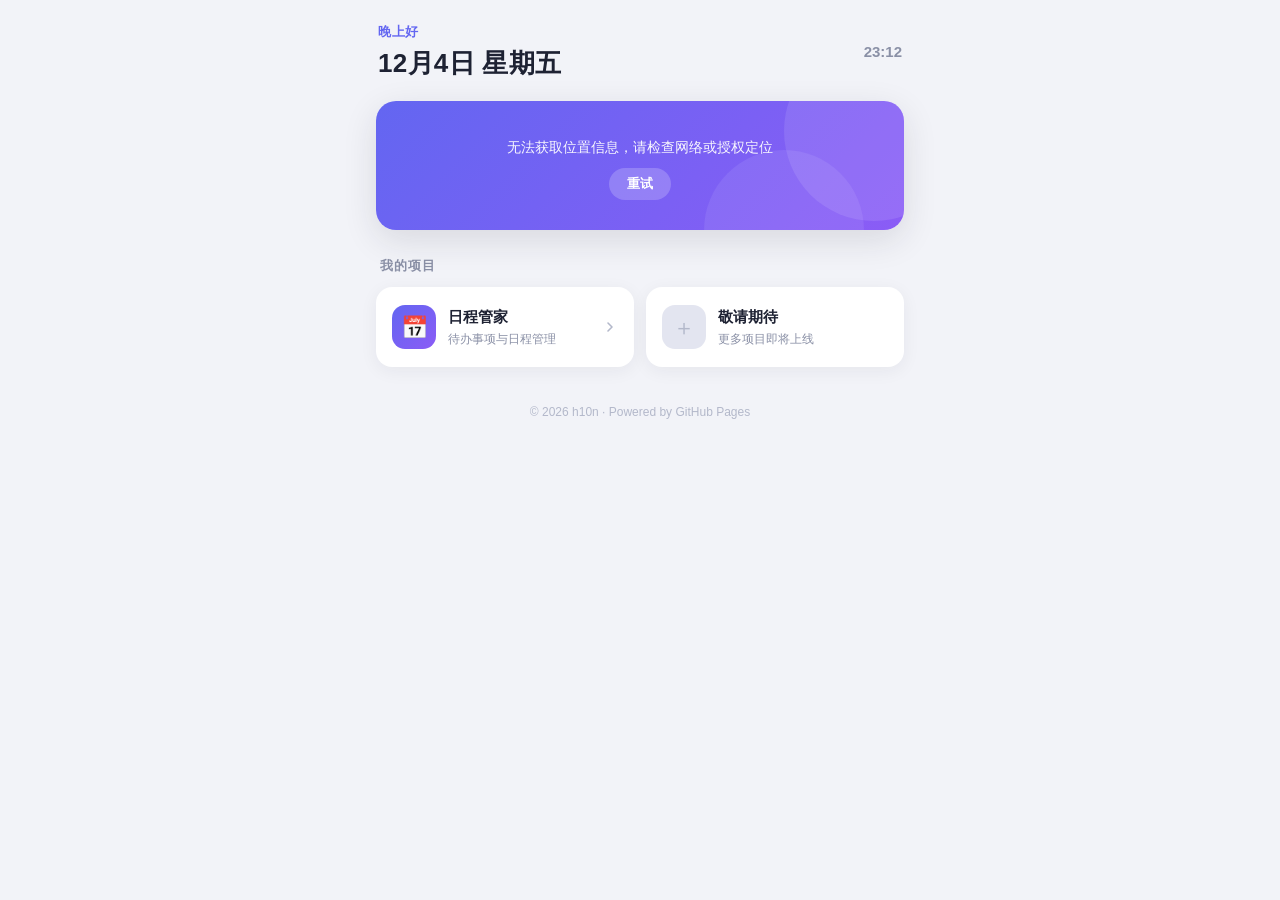
<file: index.html>
<!DOCTYPE html>
<html lang="zh-CN">
<head>
<meta charset="UTF-8">
<meta name="viewport" content="width=device-width, initial-scale=1.0, viewport-fit=cover">
<meta name="theme-color" content="#6366f1">
<title>h10n 的主页</title>
<style>
:root {
  --bg: #f2f3f8;
  --card: #ffffff;
  --primary: #6366f1;
  --primary-2: #8b5cf6;
  --grad: linear-gradient(135deg, #6366f1, #8b5cf6);
  --text: #1e2233;
  --text-2: #8a90a6;
  --text-3: #b3b8ca;
  --line: #edeef5;
  --radius: 16px;
  --shadow: 0 4px 18px rgba(30, 34, 51, .06);
  --shadow-lg: 0 10px 34px rgba(30, 34, 51, .12);
}
* { margin: 0; padding: 0; box-sizing: border-box; -webkit-tap-highlight-color: transparent; }
body {
  font-family: -apple-system, BlinkMacSystemFont, "PingFang SC", "HarmonyOS Sans SC", "Segoe UI", "Microsoft YaHei", sans-serif;
  background: var(--bg);
  color: var(--text);
  line-height: 1.5;
  -webkit-font-smoothing: antialiased;
}
button { font-family: inherit; border: none; background: none; cursor: pointer; color: inherit; }

.app { max-width: 560px; margin: 0 auto; min-height: 100vh; padding: 0 16px 40px; }

/* ================= 顶栏 ================= */
.top {
  display: flex; align-items: center; justify-content: space-between;
  padding: 22px 2px 18px;
}
.top-greet { font-size: 13px; color: var(--primary); font-weight: 600; letter-spacing: .5px; }
.top-date { font-size: 26px; font-weight: 800; letter-spacing: .3px; margin-top: 2px; }
.top-clock { font-size: 15px; font-weight: 700; font-variant-numeric: tabular-nums; color: var(--text-2); }

/* ================= 天气卡片 ================= */
.weather {
  background: var(--grad);
  border-radius: 20px;
  color: #fff;
  padding: 22px 20px;
  position: relative;
  overflow: hidden;
  box-shadow: var(--shadow-lg);
  animation: rise .4s ease both;
}
.weather::after {
  content: "";
  position: absolute; right: -60px; top: -60px;
  width: 180px; height: 180px; border-radius: 50%;
  background: rgba(255, 255, 255, .1);
}
.weather::before {
  content: "";
  position: absolute; right: 40px; bottom: -80px;
  width: 160px; height: 160px; border-radius: 50%;
  background: rgba(255, 255, 255, .08);
}
.w-top { display: flex; justify-content: space-between; align-items: flex-start; position: relative; z-index: 1; }
.w-loc { display: flex; align-items: center; gap: 5px; font-size: 14px; font-weight: 600; opacity: .95; }
.w-loc svg { flex: none; }
.w-refresh {
  width: 32px; height: 32px; border-radius: 50%;
  display: flex; align-items: center; justify-content: center;
  background: rgba(255, 255, 255, .15);
  transition: background .2s;
}
.w-refresh:hover { background: rgba(255, 255, 255, .28); }
.w-refresh svg { transition: transform .5s ease; }
.w-refresh.spin svg { transform: rotate(360deg); }
.w-main { display: flex; align-items: center; gap: 14px; margin-top: 14px; position: relative; z-index: 1; }
.w-icon { font-size: 52px; line-height: 1; filter: drop-shadow(0 2px 6px rgba(0,0,0,.18)); }
.w-temp { font-size: 52px; font-weight: 800; line-height: 1; letter-spacing: -1px; }
.w-temp small { font-size: 24px; font-weight: 600; margin-left: 2px; }
.w-cond { font-size: 14px; font-weight: 600; opacity: .95; margin-top: 6px; }
.w-range { font-size: 13px; opacity: .85; margin-top: 2px; }
.w-details {
  display: flex; gap: 8px; margin-top: 16px;
  position: relative; z-index: 1;
}
.w-chip {
  flex: 1; text-align: center;
  background: rgba(255, 255, 255, .14);
  border-radius: 12px; padding: 8px 4px;
  backdrop-filter: blur(4px);
}
.w-chip b { display: block; font-size: 15px; font-weight: 700; }
.w-chip span { font-size: 11px; opacity: .85; }
.w-msg { position: relative; z-index: 1; text-align: center; padding: 18px 0 10px; }
.w-msg .dot { width: 8px; height: 8px; border-radius: 50%; background: rgba(255,255,255,.9); display: inline-block; margin: 0 3px; animation: blink 1.2s infinite; }
.w-msg .dot:nth-child(2) { animation-delay: .2s; }
.w-msg .dot:nth-child(3) { animation-delay: .4s; }
.w-msg p { font-size: 14px; opacity: .9; margin-top: 10px; }
.w-error { position: relative; z-index: 1; text-align: center; padding: 14px 0 8px; }
.w-error p { font-size: 14px; opacity: .95; }
.w-error button {
  margin-top: 10px; padding: 7px 18px; border-radius: 999px;
  background: rgba(255,255,255,.2); font-size: 13px; font-weight: 600;
  transition: background .2s;
}
.w-error button:hover { background: rgba(255,255,255,.32); }
@keyframes blink { 0%, 100% { opacity: .3; } 50% { opacity: 1; } }

/* ================= 项目入口 ================= */
.section-title {
  margin: 26px 4px 12px;
  font-size: 13px; font-weight: 700; color: var(--text-2); letter-spacing: 1px;
}
.projects { display: grid; grid-template-columns: 1fr 1fr; gap: 12px; }
.card {
  background: var(--card);
  border-radius: var(--radius);
  padding: 18px 16px;
  box-shadow: var(--shadow);
  text-decoration: none; color: inherit;
  display: flex; align-items: center; gap: 12px;
  transition: transform .18s ease, box-shadow .18s ease;
  animation: rise .4s ease both;
}
.card:hover { transform: translateY(-3px); box-shadow: var(--shadow-lg); }
.card:active { transform: scale(.98); }
.card-icon {
  width: 44px; height: 44px; border-radius: 13px;
  display: flex; align-items: center; justify-content: center;
  font-size: 22px; flex: none; color: #fff;
}
.card-icon.todo { background: linear-gradient(135deg, #6366f1, #8b5cf6); }
.card-icon.more { background: #e3e5f0; color: var(--text-3); }
.card-name { font-size: 15px; font-weight: 700; }
.card-desc { font-size: 12px; color: var(--text-2); margin-top: 2px; }
.card-arrow { margin-left: auto; color: var(--text-3); flex: none; }

footer { text-align: center; margin-top: 36px; font-size: 12px; color: var(--text-3); }

@keyframes rise { from { opacity: 0; transform: translateY(10px); } to { opacity: 1; transform: none; } }
</style>
</head>
<body>
<div class="app">

  <header class="top">
    <div>
      <p class="top-greet" id="greet"></p>
      <h1 class="top-date" id="todayDate"></h1>
    </div>
    <div class="top-clock" id="clock"></div>
  </header>

  <!-- ================= 天气 ================= -->
  <section class="weather" id="weather">
    <div class="w-msg" id="wLoading">
      <span class="dot"></span><span class="dot"></span><span class="dot"></span>
      <p id="wLoadingText">正在获取当前位置天气…</p>
    </div>
    <div id="wError" hidden>
      <div class="w-error">
        <p id="wErrorText">暂时无法获取天气信息</p>
        <button onclick="loadWeather()">重试</button>
      </div>
    </div>
    <div id="wData" hidden>
      <div class="w-top">
        <div class="w-loc">
          <svg width="14" height="14" viewBox="0 0 24 24" fill="currentColor"><path d="M12 2a7 7 0 0 0-7 7c0 5.25 7 13 7 13s7-7.75 7-13a7 7 0 0 0-7-7zm0 9.5A2.5 2.5 0 1 1 12 6.5a2.5 2.5 0 0 1 0 5z"/></svg>
          <span id="wCity">—</span>
        </div>
        <button class="w-refresh" id="wRefresh" onclick="loadWeather()" title="刷新天气" aria-label="刷新天气">
          <svg width="16" height="16" viewBox="0 0 24 24" fill="none" stroke="currentColor" stroke-width="2.2" stroke-linecap="round" stroke-linejoin="round"><path d="M21 12a9 9 0 1 1-2.64-6.36"/><polyline points="21 3 21 9 15 9"/></svg>
        </button>
      </div>
      <div class="w-main">
        <span class="w-icon" id="wIcon">🌤️</span>
        <div>
          <div class="w-temp"><span id="wTemp">—</span><small>°C</small></div>
          <p class="w-cond" id="wCond">—</p>
          <p class="w-range" id="wRange"></p>
        </div>
      </div>
      <div class="w-details">
        <div class="w-chip"><b id="wFeels">—</b><span>体感</span></div>
        <div class="w-chip"><b id="wHumidity">—</b><span>湿度</span></div>
        <div class="w-chip"><b id="wWind">—</b><span>风速</span></div>
      </div>
    </div>
  </section>

  <!-- ================= 项目入口 ================= -->
  <h2 class="section-title">我的项目</h2>
  <div class="projects">
    <a class="card" href="todo/" style="animation-delay:.05s">
      <div class="card-icon todo">📅</div>
      <div>
        <p class="card-name">日程管家</p>
        <p class="card-desc">待办事项与日程管理</p>
      </div>
      <svg class="card-arrow" width="16" height="16" viewBox="0 0 24 24" fill="none" stroke="currentColor" stroke-width="2.4" stroke-linecap="round" stroke-linejoin="round"><polyline points="9 6 15 12 9 18"/></svg>
    </a>
    <div class="card" style="animation-delay:.1s">
      <div class="card-icon more">＋</div>
      <div>
        <p class="card-name">敬请期待</p>
        <p class="card-desc">更多项目即将上线</p>
      </div>
    </div>
  </div>

  <footer>© <span id="year"></span> h10n · Powered by GitHub Pages</footer>
</div>

<script>
const $ = id => document.getElementById(id);

/* ================= 时间 ================= */
function pad(n) { return String(n).padStart(2, '0'); }
function tick() {
  const now = new Date();
  const h = now.getHours();
  $('greet').textContent = h < 6 ? '夜深了' : h < 9 ? '早上好' : h < 12 ? '上午好' : h < 14 ? '中午好' : h < 18 ? '下午好' : '晚上好';
  const week = ['日', '一', '二', '三', '四', '五', '六'][now.getDay()];
  $('todayDate').textContent = `${now.getMonth() + 1}月${now.getDate()}日 星期${week}`;
  $('clock').textContent = `${pad(h)}:${pad(now.getMinutes())}`;
}
tick();
setInterval(tick, 1000 * 30);
$('year').textContent = new Date().getFullYear();

/* ================= 天气 ================= */
const WMO = {
  0: ['☀️', '晴'], 1: ['🌤️', '大部晴朗'], 2: ['⛅', '多云'], 3: ['☁️', '阴'],
  45: ['🌫️', '雾'], 48: ['🌫️', '雾凇'],
  51: ['🌦️', '小毛毛雨'], 53: ['🌦️', '毛毛雨'], 55: ['🌧️', '大毛毛雨'],
  56: ['🌧️', '冻毛毛雨'], 57: ['🌧️', '强冻毛毛雨'],
  61: ['🌦️', '小雨'], 63: ['🌧️', '中雨'], 65: ['🌧️', '大雨'],
  66: ['🌧️', '冻雨'], 67: ['🌧️', '强冻雨'],
  71: ['🌨️', '小雪'], 73: ['🌨️', '中雪'], 75: ['❄️', '大雪'], 77: ['🌨️', '米雪'],
  80: ['🌦️', '小阵雨'], 81: ['🌧️', '阵雨'], 82: ['⛈️', '强阵雨'],
  85: ['🌨️', '小阵雪'], 86: ['❄️', '强阵雪'],
  95: ['⛈️', '雷阵雨'], 96: ['⛈️', '雷阵雨伴冰雹'], 99: ['⛈️', '强雷暴伴冰雹'],
};

function showLoading(text) {
  $('wData').hidden = true;
  $('wError').hidden = true;
  $('wLoading').hidden = false;
  $('wLoadingText').textContent = text || '正在获取当前位置天气…';
}

function showError(text) {
  $('wLoading').hidden = true;
  $('wData').hidden = true;
  $('wError').hidden = false;
  $('wErrorText').textContent = text || '暂时无法获取天气信息';
}

async function fetchJSON(url) {
  const res = await fetch(url);
  if (!res.ok) throw new Error(`HTTP ${res.status}`);
  return res.json();
}

async function reverseGeocode(lat, lon) {
  try {
    const d = await fetchJSON(`https://api.bigdatacloud.net/data/reverse-geocode-client?latitude=${lat}&longitude=${lon}&localityLanguage=zh`);
    return d.city || d.locality || d.principalSubdivision || '';
  } catch {
    return '';
  }
}

async function fetchWeather(lat, lon) {
  const d = await fetchJSON(
    `https://api.open-meteo.com/v1/forecast?latitude=${lat}&longitude=${lon}` +
    `&current=temperature_2m,relative_humidity_2m,apparent_temperature,weather_code,wind_speed_10m` +
    `&daily=temperature_2m_max,temperature_2m_min&timezone=auto`
  );
  return d;
}

function renderWeather(data, city) {
  const cur = data.current;
  const daily = data.daily;
  const [icon, desc] = WMO[cur.weather_code] || ['🌡️', '未知'];
  $('wIcon').textContent = icon;
  $('wTemp').textContent = Math.round(cur.temperature_2m);
  $('wCond').textContent = desc;
  $('wRange').textContent = `今日 ${Math.round(daily.temperature_2m_min[0])}° / ${Math.round(daily.temperature_2m_max[0])}°`;
  $('wFeels').textContent = `${Math.round(cur.apparent_temperature)}°`;
  $('wHumidity').textContent = `${Math.round(cur.relative_humidity_2m)}%`;
  $('wWind').textContent = `${Math.round(cur.wind_speed_10m)} km/h`;
  $('wCity').textContent = city || '当前位置';
  $('wLoading').hidden = true;
  $('wError').hidden = true;
  $('wData').hidden = false;
}

function cacheCoords(lat, lon) {
  try { localStorage.setItem('wx-coords', JSON.stringify({ lat, lon })); } catch {}
}

async function loadByCoords(lat, lon, silent) {
  if (!silent) showLoading('正在获取天气数据…');
  try {
    const [data, city] = await Promise.all([fetchWeather(lat, lon), reverseGeocode(lat, lon)]);
    cacheCoords(lat, lon);
    renderWeather(data, city);
  } catch {
    if (!silent) showError('天气数据获取失败，请稍后重试');
  }
}

async function locateByIP() {
  const providers = [
    async () => {
      const d = await fetchJSON('https://ipwho.is/');
      if (!d.success || d.latitude == null || d.longitude == null) throw new Error('bad');
      return [d.latitude, d.longitude];
    },
    async () => {
      const d = await fetchJSON('https://freeipapi.com/api/json');
      if (d.latitude == null || d.longitude == null) throw new Error('bad');
      return [d.latitude, d.longitude];
    },
    async () => {
      const d = await fetchJSON('https://ipinfo.io/json');
      const [lat, lon] = (d.loc || '').split(',').map(Number);
      if (!lat || !lon) throw new Error('bad');
      return [lat, lon];
    },
  ];
  for (const p of providers) {
    try { return await p(); } catch {}
  }
  throw new Error('all ip providers failed');
}

async function loadWeather() {
  const btn = $('wRefresh');
  btn.classList.add('spin');
  setTimeout(() => btn.classList.remove('spin'), 600);

  let cached = null;
  try { cached = JSON.parse(localStorage.getItem('wx-coords')); } catch {}
  if (cached && cached.lat != null) loadByCoords(cached.lat, cached.lon, true);

  const coords = await new Promise(resolve => {
    if (!navigator.geolocation) return resolve(null);
    navigator.geolocation.getCurrentPosition(
      pos => resolve([pos.coords.latitude, pos.coords.longitude]),
      () => resolve(null),
      { timeout: 8000, maximumAge: 10 * 60 * 1000 }
    );
  }).then(geo => geo || locateByIP().catch(() => null));

  if (coords) {
    loadByCoords(coords[0], coords[1], !!cached);
  } else if (!cached) {
    showError('无法获取位置信息，请检查网络或授权定位');
  }
}

loadWeather();
</script>
</body>
</html>
</file>
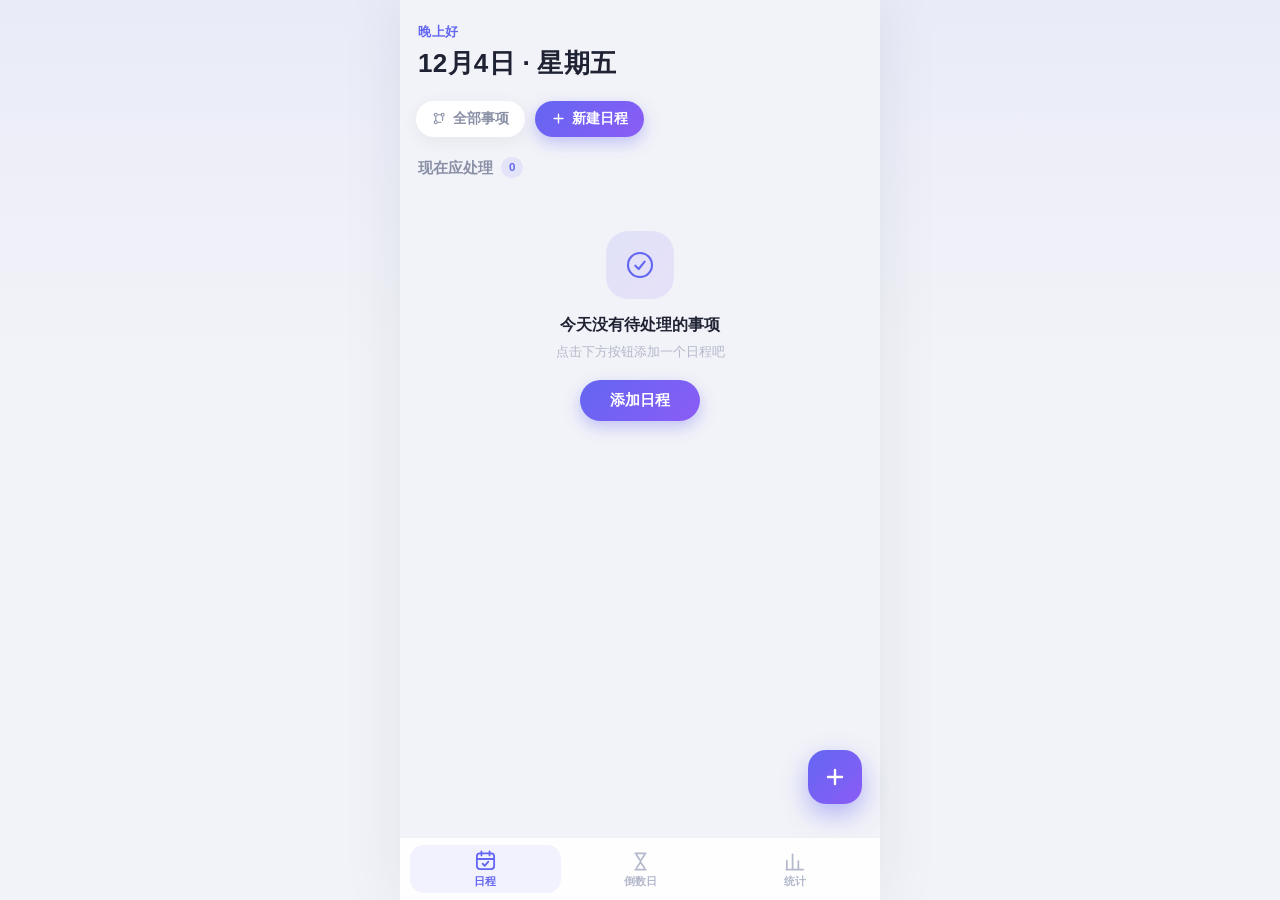
<file: todo/index.html>
<!DOCTYPE html>
<html lang="zh-CN">
<head>
<meta charset="UTF-8">
<meta name="viewport" content="width=device-width, initial-scale=1.0, maximum-scale=1.0, user-scalable=no, viewport-fit=cover">
<meta name="theme-color" content="#6366f1">
<meta name="apple-mobile-web-app-capable" content="yes">
<title>日程管家</title>
<link rel="stylesheet" href="styles.css">
</head>
<body>
<div class="app">

  <!-- ================= 日程 ================= -->
  <main class="page active" data-page="today">
    <header class="top">
      <div class="top-info">
        <p class="top-greet" id="greet"></p>
        <h1 class="top-date" id="todayDate"></h1>
      </div>
      <div class="ring-wrap" id="ringWrap" hidden>
        <svg class="ring" viewBox="0 0 60 60">
          <circle class="ring-bg" cx="30" cy="30" r="26"/>
          <circle class="ring-fg" id="ringFg" cx="30" cy="30" r="26"/>
        </svg>
        <span class="ring-text" id="ringText"></span>
      </div>
    </header>

    <div class="quick-row">
      <button class="chip-btn" id="btnAll">
        <svg viewBox="0 0 24 24" fill="none" stroke="currentColor" stroke-width="1.8" stroke-linecap="round"><circle cx="6" cy="6" r="2.4"/><circle cx="17" cy="6" r="2.4"/><circle cx="6" cy="18" r="2.4"/><path d="M9.5 6h5M6 9.5V15M9.5 18h5M17 9.5V15"/></svg>
        全部事项
      </button>
      <button class="chip-btn accent" id="btnAdd1">
        <svg viewBox="0 0 24 24" fill="none" stroke="currentColor" stroke-width="2.2" stroke-linecap="round"><path d="M12 5v14M5 12h14"/></svg>
        新建日程
      </button>
    </div>

    <section>
      <h2 class="sec-title">现在应处理 <span class="count-pill" id="dueCount">0</span></h2>
      <div class="task-list" id="dueList"></div>
      <div class="empty" id="dueEmpty" hidden>
        <div class="empty-ic">
          <svg viewBox="0 0 24 24" fill="none" stroke="currentColor" stroke-width="1.6" stroke-linecap="round" stroke-linejoin="round"><circle cx="12" cy="12" r="9"/><path d="M8.5 12.5l2.5 2.5 4.5-5.5"/></svg>
        </div>
        <p class="empty-t">今天没有待处理的事项</p>
        <p class="empty-s">点击下方按钮添加一个日程吧</p>
        <button class="btn-primary" id="btnAdd2">添加日程</button>
      </div>
    </section>

    <section id="doneSec" hidden>
      <h2 class="sec-title">已完成 <span class="count-pill green" id="doneCount">0</span></h2>
      <div class="task-list" id="doneList"></div>
    </section>

    <section id="skipSec" hidden>
      <h2 class="sec-title">已跳过 <span class="count-pill gray" id="skipCount">0</span></h2>
      <div class="task-list" id="skipList"></div>
    </section>

    <button class="fab" id="fabAdd" aria-label="新建日程">
      <svg viewBox="0 0 24 24" fill="none" stroke="currentColor" stroke-width="2.4" stroke-linecap="round"><path d="M12 5v14M5 12h14"/></svg>
    </button>
    <div class="page-pad"></div>
  </main>

  <!-- ================= 倒数日 ================= -->
  <main class="page" data-page="countdown">
    <header class="top">
      <div class="top-info">
        <p class="top-greet">时光纪念</p>
        <h1 class="top-date">倒数日</h1>
      </div>
      <button class="icon-btn top-add" id="btnAddCd" aria-label="添加倒数日">
        <svg viewBox="0 0 24 24" fill="none" stroke="currentColor" stroke-width="2.2" stroke-linecap="round"><path d="M12 5v14M5 12h14"/></svg>
      </button>
    </header>
    <div class="cd-grid" id="cdGrid"></div>
    <div class="empty" id="cdEmpty" hidden>
      <div class="empty-ic">
        <svg viewBox="0 0 24 24" fill="none" stroke="currentColor" stroke-width="1.6" stroke-linecap="round" stroke-linejoin="round"><path d="M6.5 3.5h11M6.5 20.5h11M7.5 3.5c0 3.8 4.5 5.6 4.5 8.5s-4.5 4.7-4.5 8.5M16.5 3.5c0 3.8-4.5 5.6-4.5 8.5s4.5 4.7 4.5 8.5"/></svg>
      </div>
      <p class="empty-t">还没有倒数日</p>
      <p class="empty-s">记录重要的日子，等待值得期待</p>
      <button class="btn-primary" id="btnAddCd2">添加倒数日</button>
    </div>
    <div class="page-pad"></div>
  </main>

  <!-- ================= 统计 ================= -->
  <main class="page" data-page="stats">
    <header class="top">
      <div class="top-info">
        <p class="top-greet">数据回顾</p>
        <h1 class="top-date">统计</h1>
      </div>
    </header>

    <div class="stat-cards">
      <div class="stat-card">
        <span class="st-ic" style="--c:#10b981"><svg viewBox="0 0 24 24" fill="none" stroke="currentColor" stroke-width="2" stroke-linecap="round" stroke-linejoin="round"><path d="M5 12.5l4.5 4.5L19 7.5"/></svg></span>
        <p class="stat-num" id="sTodayDone">0</p>
        <p class="stat-label">今日完成</p>
      </div>
      <div class="stat-card">
        <span class="st-ic" style="--c:#f59e0b"><svg viewBox="0 0 24 24" fill="none" stroke="currentColor" stroke-width="2" stroke-linecap="round" stroke-linejoin="round"><path d="M7 12h9M12.5 8.5 16 12l-3.5 3.5"/></svg></span>
        <p class="stat-num" id="sTodaySkip">0</p>
        <p class="stat-label">今日跳过</p>
      </div>
      <div class="stat-card">
        <span class="st-ic" style="--c:#6366f1"><svg viewBox="0 0 24 24" fill="none" stroke="currentColor" stroke-width="2" stroke-linecap="round"><path d="M4 20.5V11M10 20.5V4.5M16 20.5v-9M21 20.5H3.5"/></svg></span>
        <p class="stat-num" id="sRate">—</p>
        <p class="stat-label">总完成率</p>
      </div>
      <div class="stat-card">
        <span class="st-ic" style="--c:#f43f5e"><svg viewBox="0 0 24 24" fill="currentColor" stroke="none"><path d="M12 2.5c.8 2.9-2.3 4.6-2.3 7.2a3.6 3.6 0 0 0 7.1.6c1.3-1.4 1.7-3.2 1.7-5 3 1.9 4.5 4.9 4.5 8a9 9 0 0 1-18 0c0-2.3 1.1-4.3 2.1-5.9.9 1 1.7 1.8 2.9 2.6.4-2.5 0-4.7 2-7.5z"/></svg></span>
        <p class="stat-num" id="sStreak">0</p>
        <p class="stat-label">连续打卡(天)</p>
      </div>
    </div>
    <p class="stat-total" id="statTotal"></p>

    <section class="card chart-card">
      <h3 class="card-title">每日完成 · 近 14 天</h3>
      <div class="bars" id="chartDaily"></div>
      <div class="legend">
        <span><i class="dot d"></i>完成</span>
        <span><i class="dot s"></i>跳过</span>
      </div>
    </section>

    <section class="card chart-card">
      <h3 class="card-title">每月完成 · 近 6 个月</h3>
      <div class="bars" id="chartMonthly"></div>
      <div class="legend">
        <span><i class="dot d"></i>完成</span>
        <span><i class="dot s"></i>跳过</span>
      </div>
    </section>

    <section class="card">
      <h3 class="card-title">事项连续完成</h3>
      <div id="streakList"></div>
      <div class="empty small" id="streakEmpty" hidden>
        <p class="empty-t">暂无数据</p>
        <p class="empty-s">完成一些日程后，这里会展示每个事项的连续记录</p>
      </div>
    </section>
    <div class="page-pad"></div>
  </main>

  <!-- ================= 底部导航 ================= -->
  <nav class="tabbar">
    <button class="tab active" data-tab="today">
      <svg viewBox="0 0 24 24" fill="none" stroke="currentColor" stroke-width="1.8" stroke-linecap="round" stroke-linejoin="round"><rect x="3.5" y="5" width="17" height="15.5" rx="3"/><path d="M8 3v4M16 3v4M3.5 10.5h17"/><path d="m9.2 15.2 2 2 3.6-4"/></svg>
      <span>日程</span>
    </button>
    <button class="tab" data-tab="countdown">
      <svg viewBox="0 0 24 24" fill="none" stroke="currentColor" stroke-width="1.8" stroke-linecap="round" stroke-linejoin="round"><path d="M6.5 3.5h11M6.5 20.5h11M7.5 3.5c0 3.8 4.5 5.6 4.5 8.5s-4.5 4.7-4.5 8.5M16.5 3.5c0 3.8-4.5 5.6-4.5 8.5s4.5 4.7 4.5 8.5"/></svg>
      <span>倒数日</span>
    </button>
    <button class="tab" data-tab="stats">
      <svg viewBox="0 0 24 24" fill="none" stroke="currentColor" stroke-width="1.8" stroke-linecap="round"><path d="M4 20.5V11M10 20.5V4.5M16 20.5v-9M21 20.5H3.5"/></svg>
      <span>统计</span>
    </button>
  </nav>

  <!-- ================= 新建/编辑日程 ================= -->
  <div class="mask" id="taskModal">
    <div class="sheet">
      <div class="sheet-head">
        <h2 id="tmTitle">新建日程</h2>
        <button class="icon-btn" data-close aria-label="关闭">
          <svg viewBox="0 0 24 24" fill="none" stroke="currentColor" stroke-width="2" stroke-linecap="round"><path d="M6 6l12 12M18 6L6 18"/></svg>
        </button>
      </div>
      <div class="sheet-body">
        <label class="field">
          <span>事项名称</span>
          <input id="tmName" maxlength="30" placeholder="要做什么？">
        </label>
        <div class="field">
          <span>重复</span>
          <div class="seg" id="tmRepeat">
            <button data-r="none" class="active">一次性</button>
            <button data-r="daily">每日</button>
            <button data-r="weekly">每周</button>
            <button data-r="monthly">每月</button>
          </div>
        </div>
        <label class="field" id="tmDateWrap">
          <span>日期</span>
          <input type="date" id="tmDate">
        </label>
        <div class="field" id="tmWeekWrap" hidden>
          <span>每周几</span>
          <div class="chips" id="tmWeek"></div>
        </div>
        <label class="field" id="tmMonthWrap" hidden>
          <span>每月几号</span>
          <select id="tmMonthDay"></select>
        </label>
        <div class="field-row">
          <label class="field">
            <span>时间(可选)</span>
            <input type="time" id="tmTime">
          </label>
          <label class="field">
            <span>备注(可选)</span>
            <input id="tmNote" maxlength="50" placeholder="补充说明">
          </label>
        </div>
        <div class="field">
          <span>颜色</span>
          <div class="swatches" id="tmColors"></div>
        </div>
      </div>
      <div class="sheet-foot">
        <button class="btn-danger-ghost" id="tmDelete" hidden>删除</button>
        <button class="btn-primary grow" id="tmSave">保存</button>
      </div>
    </div>
  </div>

  <!-- ================= 全部事项 ================= -->
  <div class="mask" id="allSheet">
    <div class="sheet tall">
      <div class="sheet-head">
        <h2>全部事项</h2>
        <button class="icon-btn" data-close aria-label="关闭">
          <svg viewBox="0 0 24 24" fill="none" stroke="currentColor" stroke-width="2" stroke-linecap="round"><path d="M6 6l12 12M18 6L6 18"/></svg>
        </button>
      </div>
      <div class="all-list" id="allList"></div>
      <div class="empty" id="allEmpty" hidden>
        <p class="empty-t">还没有任何事项</p>
        <p class="empty-s">从「日程」页添加第一个事项吧</p>
      </div>
    </div>
  </div>

  <!-- ================= 新建/编辑倒数日 ================= -->
  <div class="mask" id="cdModal">
    <div class="sheet">
      <div class="sheet-head">
        <h2 id="cdmTitle">添加倒数日</h2>
        <button class="icon-btn" data-close aria-label="关闭">
          <svg viewBox="0 0 24 24" fill="none" stroke="currentColor" stroke-width="2" stroke-linecap="round"><path d="M6 6l12 12M18 6L6 18"/></svg>
        </button>
      </div>
      <div class="sheet-body">
        <label class="field">
          <span>名称</span>
          <input id="cdmName" maxlength="20" placeholder="例如：生日、考试、纪念日">
        </label>
        <div class="field">
          <span>类型</span>
          <div class="seg" id="cdmType">
            <button data-t="countdown" class="active">倒数日</button>
            <button data-t="anniv">纪念日</button>
          </div>
        </div>
        <label class="field">
          <span>日期</span>
          <input type="date" id="cdmDate">
        </label>
        <div class="field">
          <span>图标</span>
          <div class="emoji-grid" id="cdmIcons"></div>
        </div>
        <div class="field">
          <span>颜色</span>
          <div class="swatches" id="cdmColors"></div>
        </div>
      </div>
      <div class="sheet-foot">
        <button class="btn-danger-ghost" id="cdmDelete" hidden>删除</button>
        <button class="btn-primary grow" id="cdmSave">保存</button>
      </div>
    </div>
  </div>

  <div class="toast" id="toast"></div>
  <div id="confetti"></div>
</div>
<script src="app.js"></script>
</body>
</html>
</file>
<file: todo/styles.css>
/* ================= 基础 ================= */
:root {
  --bg: #f2f3f8;
  --card: #ffffff;
  --primary: #6366f1;
  --primary-2: #8b5cf6;
  --grad: linear-gradient(135deg, #6366f1, #8b5cf6);
  --success: #10b981;
  --warn: #f59e0b;
  --danger: #f43f5e;
  --text: #1e2233;
  --text-2: #8a90a6;
  --text-3: #b3b8ca;
  --line: #edeef5;
  --radius: 16px;
  --shadow: 0 4px 18px rgba(30, 34, 51, .06);
  --shadow-lg: 0 10px 34px rgba(30, 34, 51, .12);
}
* { margin: 0; padding: 0; box-sizing: border-box; -webkit-tap-highlight-color: transparent; }
html { font-size: 16px; }
body {
  font-family: -apple-system, BlinkMacSystemFont, "PingFang SC", "HarmonyOS Sans SC", "Segoe UI", "Microsoft YaHei", sans-serif;
  background: var(--bg);
  color: var(--text);
  line-height: 1.5;
  -webkit-font-smoothing: antialiased;
}
button { font-family: inherit; border: none; background: none; cursor: pointer; color: inherit; }
input, select { font-family: inherit; font-size: 15px; color: var(--text); }
input::placeholder { color: var(--text-3); }

.app {
  max-width: 480px;
  margin: 0 auto;
  min-height: 100vh;
  padding: 0 16px;
  position: relative;
}

/* ================= 页面 ================= */
.page { display: none; animation: fadeIn .28s ease; }
.page.active { display: block; }
.page-pad { height: 96px; }
@keyframes fadeIn { from { opacity: 0; transform: translateY(6px); } to { opacity: 1; transform: none; } }

/* ================= 顶栏 ================= */
.top {
  display: flex; align-items: center; justify-content: space-between;
  padding: 22px 2px 18px;
  position: relative;
}
.top-greet { font-size: 13px; color: var(--primary); font-weight: 600; letter-spacing: .5px; }
.top-date { font-size: 26px; font-weight: 800; letter-spacing: .3px; margin-top: 2px; }

.ring-wrap { position: relative; width: 62px; height: 62px; }
.ring { width: 62px; height: 62px; transform: rotate(-90deg); }
.ring-bg { fill: none; stroke: #e8e9f5; stroke-width: 6; }
.ring-fg {
  fill: none; stroke: var(--primary); stroke-width: 6; stroke-linecap: round;
  stroke-dasharray: 163.4; stroke-dashoffset: 163.4;
  transition: stroke-dashoffset .5s cubic-bezier(.4, 0, .2, 1);
}
.ring-text {
  position: absolute; inset: 0; display: grid; place-items: center;
  font-size: 13px; font-weight: 800; color: var(--primary);
  font-variant-numeric: tabular-nums;
}

/* ================= 快捷行 ================= */
.quick-row { display: flex; gap: 10px; margin-bottom: 20px; }
.chip-btn {
  display: flex; align-items: center; gap: 6px;
  background: var(--card); border-radius: 999px; padding: 9px 16px;
  font-size: 13.5px; font-weight: 600; color: var(--text-2);
  box-shadow: var(--shadow);
  transition: transform .15s ease;
}
.chip-btn svg { width: 15px; height: 15px; }
.chip-btn:active { transform: scale(.96); }
.chip-btn.accent { background: var(--grad); color: #fff; box-shadow: 0 6px 16px rgba(99, 102, 241, .35); }

/* ================= 区块标题 ================= */
.sec-title {
  font-size: 15px; font-weight: 700; color: var(--text-2);
  display: flex; align-items: center; gap: 8px; margin: 18px 2px 10px;
}
.count-pill {
  font-size: 11.5px; font-weight: 700; color: var(--primary);
  background: rgba(99, 102, 241, .1); padding: 2px 8px; border-radius: 999px;
  font-variant-numeric: tabular-nums;
}
.count-pill.green { color: var(--success); background: rgba(16, 185, 129, .12); }
.count-pill.gray { color: var(--text-2); background: rgba(138, 144, 166, .14); }

/* ================= 任务卡片 ================= */
.task-list { display: flex; flex-direction: column; gap: 10px; }
.task-card {
  display: flex; align-items: center; gap: 12px;
  background: var(--card); border-radius: var(--radius);
  padding: 13px 14px; box-shadow: var(--shadow);
  animation: pop .25s cubic-bezier(.3, 1.4, .6, 1);
}
@keyframes pop { from { opacity: 0; transform: scale(.94) translateY(4px); } to { opacity: 1; transform: none; } }
.task-dot {
  width: 42px; height: 42px; border-radius: 13px; flex-shrink: 0;
  display: grid; place-items: center; color: var(--c);
  background: color-mix(in srgb, var(--c) 13%, #fff);
}
.task-dot svg { width: 21px; height: 21px; }
.task-dot.small { width: 34px; height: 34px; border-radius: 11px; }
.task-dot.small svg { width: 17px; height: 17px; }
.task-info { flex: 1; min-width: 0; }
.task-title { font-size: 15px; font-weight: 600; overflow: hidden; text-overflow: ellipsis; white-space: nowrap; }
.task-meta { font-size: 12px; color: var(--text-3); margin-top: 2px; display: flex; align-items: center; gap: 6px; flex-wrap: wrap; }
.task-meta .ov-badge {
  color: var(--danger); background: rgba(244, 63, 94, .1);
  font-size: 11px; font-weight: 600; padding: 1px 7px; border-radius: 999px;
}
.task-act { display: flex; gap: 8px; flex-shrink: 0; }
.btn-act {
  font-size: 13px; font-weight: 600; padding: 8px 14px; border-radius: 999px;
  transition: transform .12s ease, filter .12s ease;
}
.btn-act:active { transform: scale(.93); }
.btn-act.skip { color: var(--text-2); background: #f1f2f7; }
.btn-act.done { color: #fff; background: var(--grad); box-shadow: 0 4px 12px rgba(99, 102, 241, .3); }

/* 完成/跳过记录行 */
.log-row {
  display: flex; align-items: center; gap: 12px;
  background: var(--card); border-radius: 14px;
  padding: 10px 14px; box-shadow: var(--shadow);
  animation: pop .25s ease;
}
.log-row .log-ic { width: 28px; height: 28px; border-radius: 9px; display: grid; place-items: center; flex-shrink: 0;
  color: var(--c); background: color-mix(in srgb, var(--c) 12%, #fff); }
.log-row .log-ic svg { width: 15px; height: 15px; }
.log-row .task-title { font-size: 14px; }
.strike { text-decoration: line-through; text-decoration-color: #c3c7d6; color: var(--text-3); }
.log-row .task-meta { font-size: 11.5px; }

/* ================= 空状态 ================= */
.empty { text-align: center; padding: 42px 20px 30px; }
.empty-ic {
  width: 68px; height: 68px; margin: 0 auto 14px; border-radius: 22px;
  display: grid; place-items: center; color: var(--primary);
  background: linear-gradient(135deg, rgba(99,102,241,.12), rgba(139,92,246,.12));
}
.empty-ic svg { width: 32px; height: 32px; }
.empty-t { font-size: 15.5px; font-weight: 700; }
.empty-s { font-size: 13px; color: var(--text-3); margin: 6px 0 18px; }
.empty.small { padding: 18px 10px; }
.empty.small .empty-t { font-size: 14px; }
.empty.small .empty-s { margin-bottom: 0; }

/* ================= 按钮 ================= */
.btn-primary {
  background: var(--grad); color: #fff; font-size: 14.5px; font-weight: 700;
  padding: 11px 30px; border-radius: 999px;
  box-shadow: 0 6px 16px rgba(99, 102, 241, .35);
  transition: transform .12s ease, filter .12s ease;
}
.btn-primary:active { transform: scale(.96); filter: brightness(1.06); }
.btn-primary.grow { flex: 1; padding: 12px; border-radius: 14px; }
.btn-danger-ghost {
  color: var(--danger); font-size: 14px; font-weight: 600;
  padding: 12px 18px; border-radius: 14px; background: rgba(244, 63, 94, .08);
  transition: transform .12s ease;
}
.btn-danger-ghost:active { transform: scale(.96); }
.btn-danger-ghost.confirm { background: var(--danger); color: #fff; }

/* ================= 悬浮按钮 ================= */
.fab {
  position: fixed; z-index: 30;
  bottom: calc(96px + env(safe-area-inset-bottom));
  right: max(18px, calc(50vw - 222px));
  width: 54px; height: 54px; border-radius: 18px;
  background: var(--grad); color: #fff;
  display: grid; place-items: center;
  box-shadow: 0 10px 26px rgba(99, 102, 241, .45);
  transition: transform .15s ease;
}
.fab svg { width: 24px; height: 24px; }
.fab:active { transform: scale(.9) rotate(90deg); }

/* ================= 底部导航 ================= */
.tabbar {
  position: fixed; bottom: 0; left: 50%; transform: translateX(-50%);
  width: 100%; max-width: 480px; z-index: 40;
  display: flex; gap: 4px;
  background: rgba(255, 255, 255, .88);
  backdrop-filter: blur(22px); -webkit-backdrop-filter: blur(22px);
  border-top: 1px solid rgba(30, 34, 51, .06);
  padding: 7px 10px calc(7px + env(safe-area-inset-bottom));
}
.tab {
  flex: 1; display: flex; flex-direction: column; align-items: center; gap: 2px;
  font-size: 10.5px; font-weight: 600; color: var(--text-3);
  padding: 5px 0 4px; border-radius: 14px;
  transition: color .2s ease, background .2s ease;
}
.tab svg { width: 23px; height: 23px; transition: transform .2s cubic-bezier(.3, 1.4, .6, 1); }
.tab.active { color: var(--primary); background: rgba(99, 102, 241, .08); }
.tab.active svg { transform: translateY(-1px) scale(1.06); }

/* ================= 弹层 ================= */
.mask {
  position: fixed; inset: 0; z-index: 50;
  background: rgba(20, 22, 38, .45);
  backdrop-filter: blur(3px); -webkit-backdrop-filter: blur(3px);
  display: flex; align-items: flex-end; justify-content: center;
  opacity: 0; pointer-events: none;
  transition: opacity .24s ease;
}
.mask.show { opacity: 1; pointer-events: auto; }
.sheet {
  width: 100%; max-width: 480px;
  background: #fff; border-radius: 24px 24px 0 0;
  max-height: 88vh; overflow-y: auto; overscroll-behavior: contain;
  transform: translateY(100%);
  transition: transform .32s cubic-bezier(.32, .72, .24, 1);
}
.mask.show .sheet { transform: none; }
.sheet-head {
  display: flex; align-items: center; justify-content: space-between;
  padding: 20px 20px 6px; position: sticky; top: 0; background: #fff; z-index: 2;
}
.sheet-head h2 { font-size: 18px; font-weight: 800; }
.icon-btn {
  width: 34px; height: 34px; border-radius: 11px; color: var(--text-2);
  display: grid; place-items: center; background: #f2f3f8;
  transition: transform .12s ease;
}
.icon-btn:active { transform: scale(.9); }
.icon-btn svg { width: 17px; height: 17px; }
.sheet-body { padding: 10px 20px 8px; }
.sheet-foot {
  display: flex; gap: 10px; padding: 12px 20px calc(18px + env(safe-area-inset-bottom));
  position: sticky; bottom: 0; background: #fff;
}

/* ================= 表单 ================= */
.field { display: flex; flex-direction: column; gap: 7px; margin-bottom: 16px; }
.field > span { font-size: 13px; font-weight: 600; color: var(--text-2); }
.field input, .field select {
  border: 1.5px solid #e6e8f2; border-radius: 13px;
  padding: 11px 13px; background: #fafbfe; outline: none;
  transition: border-color .15s ease, box-shadow .15s ease;
  -webkit-appearance: none; appearance: none;
}
.field input:focus, .field select:focus {
  border-color: var(--primary); box-shadow: 0 0 0 3px rgba(99, 102, 241, .12); background: #fff;
}
.field select {
  background-image: url("data:image/svg+xml,%3Csvg xmlns='http://www.w3.org/2000/svg' width='14' height='14' viewBox='0 0 24 24' fill='none' stroke='%238a90a6' stroke-width='2.5' stroke-linecap='round' stroke-linejoin='round'%3E%3Cpath d='m6 9 6 6 6-6'/%3E%3C/svg%3E");
  background-repeat: no-repeat; background-position: right 13px center;
  padding-right: 36px;
}
.field-row { display: flex; gap: 12px; }
.field-row .field { flex: 1; }

/* 分段选择 */
.seg { display: flex; background: #f1f2f7; border-radius: 13px; padding: 4px; gap: 4px; }
.seg button {
  flex: 1; font-size: 13.5px; font-weight: 600; color: var(--text-2);
  padding: 8px 0; border-radius: 10px;
  transition: all .18s ease;
}
.seg button.active { background: #fff; color: var(--primary); box-shadow: 0 2px 8px rgba(30, 34, 51, .08); }

/* 星期选择 */
.chips { display: flex; gap: 8px; }
.chips button {
  width: 38px; height: 38px; border-radius: 12px;
  background: #f1f2f7; color: var(--text-2);
  font-size: 13.5px; font-weight: 700;
  transition: all .15s ease;
}
.chips button.active { background: var(--grad); color: #fff; box-shadow: 0 4px 10px rgba(99, 102, 241, .3); }

/* 颜色选择 */
.swatches { display: flex; gap: 10px; flex-wrap: wrap; }
.swatches button {
  width: 32px; height: 32px; border-radius: 50%;
  position: relative; transition: transform .15s ease;
  box-shadow: inset 0 0 0 3px #fff;
}
.swatches button:active { transform: scale(.88); }
.swatches button.active::after {
  content: ''; position: absolute; inset: -5px;
  border: 2px solid var(--sw); border-radius: 50%;
}
.swatches button.active {
  display: grid; place-items: center; color: #fff;
}
.swatches button svg { display: none; }
.swatches button.active svg { display: block; width: 13px; height: 13px; }

/* 图标选择 */
.emoji-grid { display: flex; gap: 9px; flex-wrap: wrap; }
.emoji-grid button {
  width: 42px; height: 42px; border-radius: 13px;
  background: #f1f2f7; color: var(--text-2);
  display: grid; place-items: center;
  transition: all .15s ease;
}
.emoji-grid button svg { width: 20px; height: 20px; }
.emoji-grid button.active { background: var(--grad); color: #fff; box-shadow: 0 4px 10px rgba(99, 102, 241, .32); }

/* ================= 全部事项 ================= */
.all-list { padding: 6px 0 10px; display: flex; flex-direction: column; gap: 8px; }
.all-row {
  display: flex; align-items: center; gap: 12px;
  background: #fafbfe; border: 1.5px solid #eef0f7;
  border-radius: 14px; padding: 11px 12px;
  transition: transform .12s ease;
}
.all-row:active { transform: scale(.98); }
.all-row .del { background: #fff; border: 1.5px solid #eef0f7; }
.all-row .del.confirm { background: var(--danger); border-color: var(--danger); color: #fff; }

/* ================= 倒数日 ================= */
.cd-grid { display: grid; grid-template-columns: 1fr 1fr; gap: 12px; }
.cd-card {
  background: var(--card); border-radius: 18px; padding: 16px 14px 14px;
  box-shadow: var(--shadow); position: relative; overflow: hidden;
  animation: pop .3s cubic-bezier(.3, 1.4, .6, 1);
}
.cd-card::before {
  content: ''; position: absolute; top: 0; left: 0; right: 0; height: 4px;
  background: var(--c);
}
.cd-head { display: flex; align-items: center; gap: 8px; margin-bottom: 12px; }
.cd-ic {
  width: 36px; height: 36px; border-radius: 12px; flex-shrink: 0;
  display: grid; place-items: center; color: var(--c);
  background: color-mix(in srgb, var(--c) 13%, #fff);
}
.cd-ic svg { width: 18px; height: 18px; }
.cd-title { font-size: 14px; font-weight: 700; overflow: hidden; text-overflow: ellipsis; white-space: nowrap; flex: 1; }
.cd-edit { width: 26px; height: 26px; border-radius: 9px; color: var(--text-3); display: grid; place-items: center; flex-shrink: 0; }
.cd-edit svg { width: 14px; height: 14px; }
.cd-days { font-size: 34px; font-weight: 800; color: var(--c); line-height: 1.1; font-variant-numeric: tabular-nums; }
.cd-days small { font-size: 14px; font-weight: 600; margin-left: 2px; }
.cd-label { font-size: 12px; color: var(--text-2); font-weight: 600; margin-top: 3px; }
.cd-date { font-size: 11.5px; color: var(--text-3); margin-top: 10px; }
.cd-progress { height: 5px; border-radius: 999px; background: #eef0f6; margin-top: 8px; overflow: hidden; }
.cd-progress i { display: block; height: 100%; border-radius: 999px; background: var(--c); transition: width .5s ease; }
.cd-card.today {
  background: var(--grad); box-shadow: 0 10px 26px rgba(99, 102, 241, .4);
  animation: pulse 2s ease infinite;
}
@keyframes pulse { 0%, 100% { transform: scale(1); } 50% { transform: scale(1.02); } }
.cd-card.today::before { display: none; }
.cd-card.today .cd-days, .cd-card.today .cd-label, .cd-card.today .cd-date { color: #fff; }
.cd-card.today .cd-title, .cd-card.today .cd-edit { color: rgba(255, 255, 255, .95); }
.cd-card.today .cd-ic { background: rgba(255, 255, 255, .2); color: #fff; }
.cd-card.today .cd-progress { background: rgba(255, 255, 255, .25); }
.cd-card.today .cd-progress i { background: #fff; }
.cd-card.over .cd-days { color: var(--text-3); }
.cd-card.over { opacity: .82; }
.top-add { background: var(--grad); color: #fff; box-shadow: 0 6px 14px rgba(99, 102, 241, .35); }
.top-add:active { transform: scale(.9); }

/* ================= 统计 ================= */
.stat-cards { display: grid; grid-template-columns: 1fr 1fr; gap: 10px; }
.stat-card {
  background: var(--card); border-radius: var(--radius);
  padding: 14px 15px 12px; box-shadow: var(--shadow);
  display: flex; flex-direction: column; gap: 2px;
}
.st-ic {
  width: 30px; height: 30px; border-radius: 10px; margin-bottom: 6px;
  display: grid; place-items: center; color: var(--c);
  background: color-mix(in srgb, var(--c) 12%, #fff);
}
.st-ic svg { width: 16px; height: 16px; }
.stat-num { font-size: 25px; font-weight: 800; line-height: 1.1; font-variant-numeric: tabular-nums; }
.stat-label { font-size: 12px; color: var(--text-2); font-weight: 600; }
.stat-total { font-size: 12.5px; color: var(--text-3); text-align: center; margin: 14px 0 4px; }

.card {
  background: var(--card); border-radius: var(--radius);
  padding: 16px; box-shadow: var(--shadow); margin-bottom: 12px;
}
.card-title { font-size: 14.5px; font-weight: 700; margin-bottom: 14px; }

.bars { display: flex; align-items: flex-end; gap: 4px; height: 132px; padding-top: 2px; }
.bar-col { flex: 1; display: flex; flex-direction: column; align-items: center; gap: 6px; height: 100%; justify-content: flex-end; }
.bar-stack {
  width: 100%; max-width: 22px; height: 110px;
  display: flex; flex-direction: column; justify-content: flex-end;
  border-radius: 7px; background: #f3f4fa; overflow: hidden;
}
.bar { width: 100%; border-radius: 4px; transition: height .5s cubic-bezier(.4, 0, .2, 1); }
.b-done { background: linear-gradient(180deg, #34d399, #10b981); }
.b-skip { background: #dfe2ee; }
.b-none { height: 4px !important; background: #edeef5; }
.bar-label { font-size: 9.5px; color: var(--text-3); font-weight: 600; font-variant-numeric: tabular-nums; white-space: nowrap; }
.bar-col.today .bar-label { color: var(--primary); font-weight: 800; }
.bar-col.today .bar-stack { background: rgba(99, 102, 241, .07); }
.legend { display: flex; gap: 16px; margin-top: 10px; justify-content: flex-end; }
.legend span { display: flex; align-items: center; gap: 5px; font-size: 11.5px; color: var(--text-2); }
.dot { width: 9px; height: 9px; border-radius: 3px; display: inline-block; }
.dot.d { background: var(--success); }
.dot.s { background: #dfe2ee; }

/* 连续完成 */
.streak-row {
  display: flex; align-items: center; gap: 12px;
  padding: 11px 2px; border-bottom: 1px solid var(--line);
}
.streak-row:last-child { border-bottom: none; }
.streak-stats { display: flex; flex-direction: column; align-items: flex-end; gap: 2px; flex-shrink: 0; }
.st-cur { font-size: 15px; font-weight: 800; color: var(--primary); font-variant-numeric: tabular-nums; }
.st-cur::after { content: ' 天连续'; font-size: 10.5px; font-weight: 600; color: var(--text-3); }
.st-best { font-size: 11px; color: var(--text-3); font-weight: 600; }

/* ================= Toast & 彩带 ================= */
.toast {
  position: fixed; top: calc(20px + env(safe-area-inset-top)); left: 50%;
  transform: translateX(-50%) translateY(-90px);
  background: rgba(30, 34, 51, .92); color: #fff;
  padding: 10px 20px; border-radius: 999px; font-size: 13.5px; font-weight: 600;
  z-index: 99; opacity: 0; transition: all .3s cubic-bezier(.3, 1.2, .4, 1);
  max-width: 84vw; overflow: hidden; text-overflow: ellipsis; white-space: nowrap;
  pointer-events: none;
}
.toast.show { transform: translateX(-50%); opacity: 1; }

.confetti-piece {
  position: fixed; top: -16px; z-index: 98; border-radius: 2.5px;
  animation-name: confettiFall; animation-timing-function: linear; animation-fill-mode: forwards;
  pointer-events: none;
}
@keyframes confettiFall {
  to { transform: translateY(108vh) rotate(720deg); opacity: .9; }
}

@media (min-width: 500px) {
  body { background: linear-gradient(180deg, #e9ebf8, #f2f3f8 40%); }
  .app { background: var(--bg); box-shadow: 0 0 60px rgba(30, 34, 51, .08); }
}
</file>
